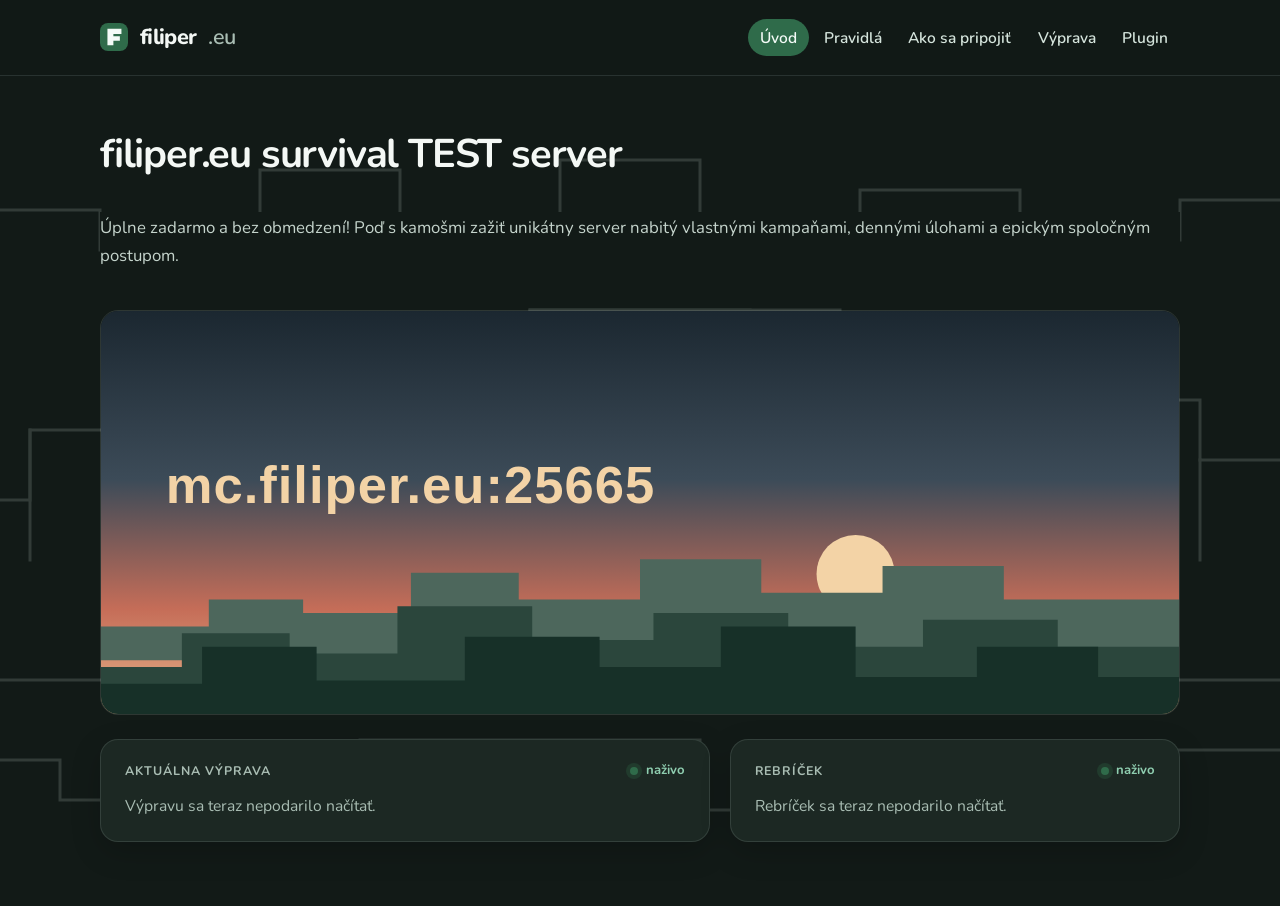
<file: index.html>
<!DOCTYPE html>
<html lang="sk">
<head>
  <meta charset="utf-8">
  <meta name="viewport" content="width=device-width, initial-scale=1">
  <title>filiper.eu</title>
  <link rel="icon" href="/favicon.svg" type="image/svg+xml">
  <link rel="stylesheet" href="/style.css">
</head>
<body>
  <header>
    <a class="brand" href="/"><b>filiper</b><span>.eu</span></a>
    <nav>
      <a class="active" href="/" aria-current="page">Úvod</a>
      <a href="/pravidla.html">Pravidlá</a>
      <a href="/pripojenie.html">Ako sa pripojiť</a>
      <a href="https://vyprava.filiper.eu">Výprava</a>
      <a href="/plugin">Plugin</a>
    </nav>
  </header>
  <main>
    <h1>filiper.eu survival TEST server</h1>
    <p class="invite">Úplne zadarmo a bez obmedzení! Poď s kamošmi zažiť unikátny server nabitý vlastnými kampaňami, dennými úlohami a epickým spoločným postupom.</p>
    <img class="hero" src="/hero.svg" alt="Blokové kopce pod súmrakovou oblohou">
    <div class="grid">
      <section class="card">
        <div class="card-top">
          <p class="kicker">Aktuálna výprava</p>
          <p class="live"><i class="dot" aria-hidden="true"></i>naživo</p>
        </div>
        <div id="expedition-body" aria-live="polite">
          <p class="fallback">Výpravu sa teraz nepodarilo načítať.</p>
        </div>
      </section>
      <section class="card">
        <div class="card-top">
          <p class="kicker">Rebríček</p>
          <p class="live"><i class="dot" aria-hidden="true"></i>naživo</p>
        </div>
        <div id="board-body" aria-live="polite">
          <p class="fallback">Rebríček sa teraz nepodarilo načítať.</p>
        </div>
      </section>
    </div>
  </main>
  <script>
    (function () {
      var SERVER_ID = "test";
      var expeditionBody = document.getElementById("expedition-body");
      var boardBody = document.getElementById("board-body");

      function el(tag, className, text) {
        var node = document.createElement(tag);
        if (className) node.className = className;
        if (text != null) node.textContent = text;
        return node;
      }

      function showFallback() {
        expeditionBody.replaceChildren(el("p", "fallback", "Výpravu sa teraz nepodarilo načítať."));
        boardBody.replaceChildren(el("p", "fallback", "Rebríček sa teraz nepodarilo načítať."));
      }

      function render(data) {
        var expedition = data && data.expedition;
        expeditionBody.replaceChildren();
        if (!expedition || typeof expedition.name !== "string" || !expedition.name) {
          expeditionBody.append(el("p", "fallback", "Na serveri test teraz nie je otvorená výprava."));
        } else {
          expeditionBody.append(el("h2", "", expedition.name));
          expeditionBody.append(el("p", "pill", "server " + SERVER_ID));
          if (typeof expedition.blurb === "string" && expedition.blurb) {
            expeditionBody.append(el("p", "blurb", expedition.blurb));
          }
          var quests = Array.isArray(expedition.quests) ? expedition.quests.slice(0, 5) : [];
          if (!quests.length) {
            expeditionBody.append(el("p", "fallback", "Táto výprava zatiaľ nemá úlohy."));
          } else {
            quests.forEach(function (quest) {
              var row = el("div", "quest");
              row.append(el("span", "", quest && quest.name ? String(quest.name) : "Úloha"));
              expeditionBody.append(row);
            });
          }
        }

        var list = el("ol", "rows");
        var board = Array.isArray(data && data.leaderboard) ? data.leaderboard : [];
        var rank = 0;
        board.forEach(function (entry) {
          if (!entry || typeof entry.player !== "string" || !entry.player) return;
          rank += 1;
          var row = el("li", rank === 1 ? "row top" : "row");
          row.append(el("span", "rank", String(rank)));
          var nameEl = el("span", "name");
          var uuid = entry.uuid;
          if (typeof uuid === "string" && uuid.trim()) {
            var profile = document.createElement("a");
            profile.href = "https://vyprava.filiper.eu/hrac/" + SERVER_ID + "/" + encodeURIComponent(uuid.trim());
            profile.textContent = entry.player;
            nameEl.append(profile);
          } else {
            nameEl.textContent = entry.player;
          }
          row.append(nameEl);
          var points = entry.points;
          row.append(el("span", "score", points == null || points === "" ? "0" : String(points)));
          list.append(row);
        });
        boardBody.replaceChildren(list.childElementCount ? list : el("p", "fallback", "Rebríček je zatiaľ prázdny."));
      }

      fetch("https://vyprava.filiper.eu/api/public/" + SERVER_ID, {
        headers: { Accept: "application/json" }
      }).then(function (res) {
        if (!res.ok) throw new Error("failed");
        return res.json();
      }).then(render).catch(showFallback);
    })();
  </script>
</body>
</html>
</file>
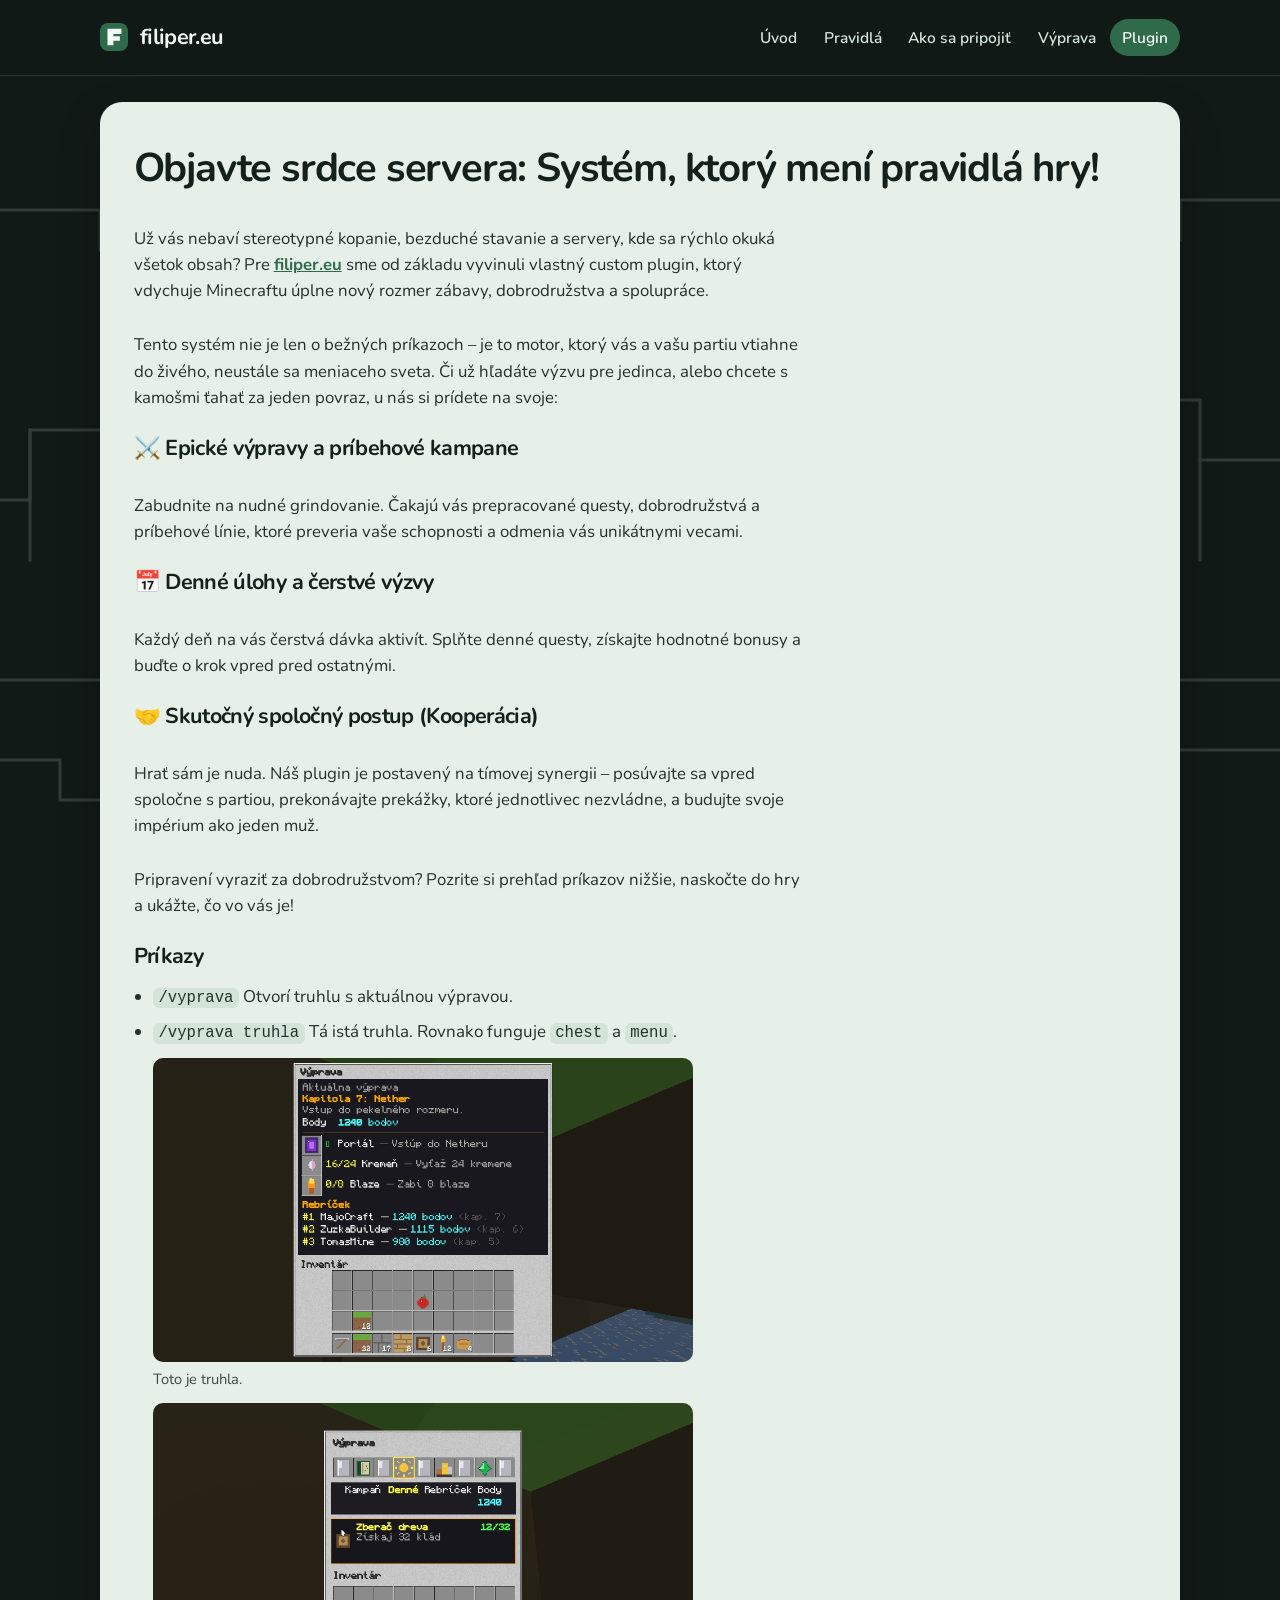
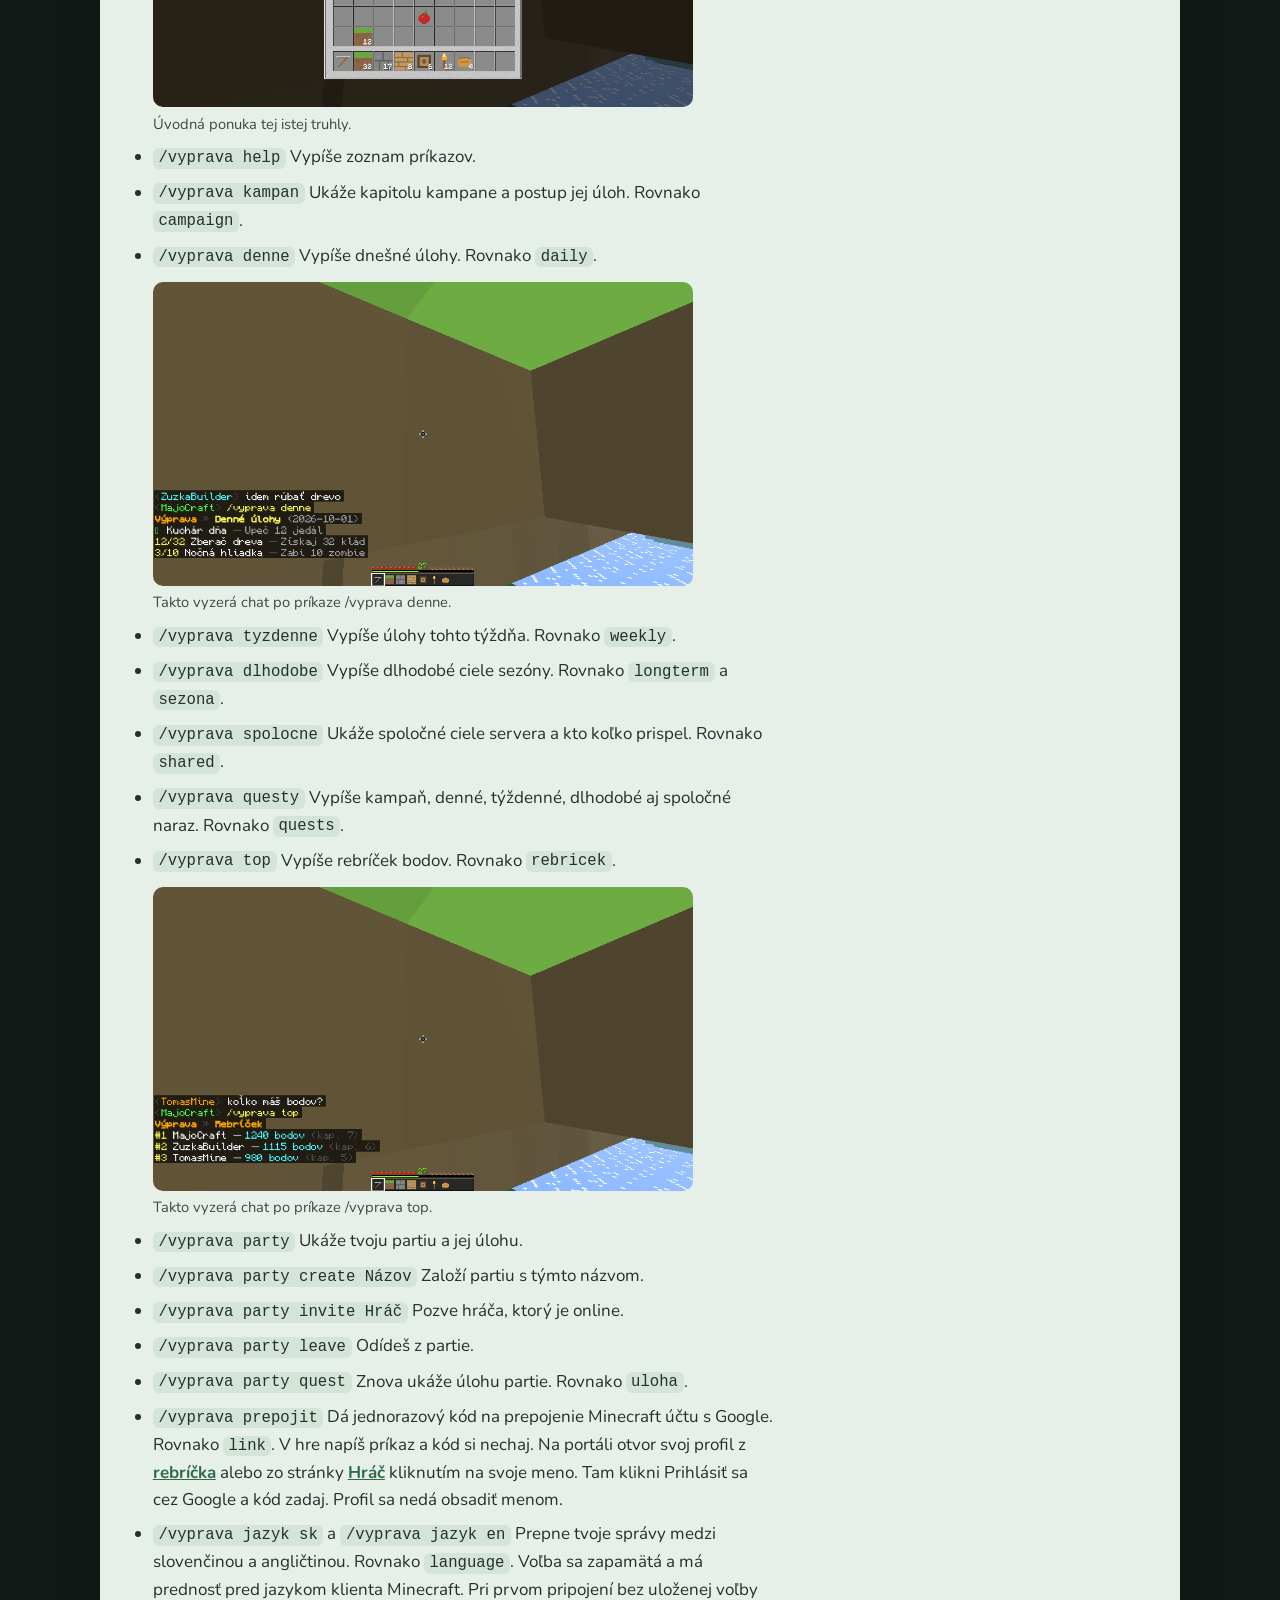
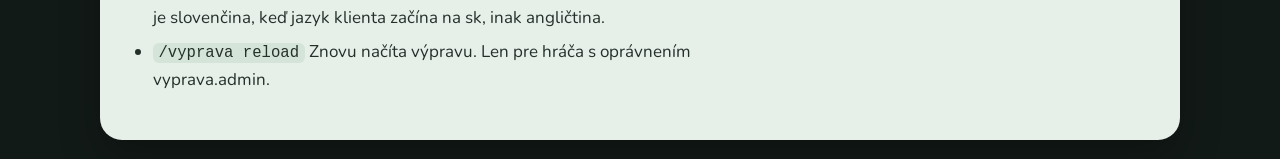
<file: plugin.html>
<!DOCTYPE html>
<html lang="sk">
<head>
  <meta charset="utf-8">
  <meta name="viewport" content="width=device-width, initial-scale=1">
  <title>Plugin · filiper.eu</title>
  <link rel="icon" href="/favicon.svg" type="image/svg+xml">
  <link rel="stylesheet" href="/style.css">
</head>
<body>
  <header>
    <a class="brand" href="/">filiper.eu</a>
    <nav>
      <a href="/">Úvod</a>
      <a href="/pravidla.html">Pravidlá</a>
      <a href="/pripojenie.html">Ako sa pripojiť</a>
      <a href="https://vyprava.filiper.eu">Výprava</a>
      <a class="active" href="/plugin" aria-current="page">Plugin</a>
    </nav>
  </header>
  <main class="sheet">
    <h1>Objavte srdce servera: Systém, ktorý mení pravidlá hry!</h1>
    <p>Už vás nebaví stereotypné kopanie, bezduché stavanie a servery, kde sa rýchlo okuká všetok obsah? Pre <a href="/">filiper.eu</a> sme od základu vyvinuli vlastný custom plugin, ktorý vdychuje Minecraftu úplne nový rozmer zábavy, dobrodružstva a spolupráce.</p>
    <p>Tento systém nie je len o bežných príkazoch – je to motor, ktorý vás a vašu partiu vtiahne do živého, neustále sa meniaceho sveta. Či už hľadáte výzvu pre jedinca, alebo chcete s kamošmi ťahať za jeden povraz, u nás si prídete na svoje:</p>
    <h2>⚔️ Epické výpravy a príbehové kampane</h2>
    <p>Zabudnite na nudné grindovanie. Čakajú vás prepracované questy, dobrodružstvá a príbehové línie, ktoré preveria vaše schopnosti a odmenia vás unikátnymi vecami.</p>
    <h2>📅 Denné úlohy a čerstvé výzvy</h2>
    <p>Každý deň na vás čerstvá dávka aktivít. Splňte denné questy, získajte hodnotné bonusy a buďte o krok vpred pred ostatnými.</p>
    <h2>🤝 Skutočný spoločný postup (Kooperácia)</h2>
    <p>Hrať sám je nuda. Náš plugin je postavený na tímovej synergii – posúvajte sa vpred spoločne s partiou, prekonávajte prekážky, ktoré jednotlivec nezvládne, a budujte svoje impérium ako jeden muž.</p>
    <p>Pripravení vyraziť za dobrodružstvom? Pozrite si prehľad príkazov nižšie, naskočte do hry a ukážte, čo vo vás je!</p>
    <h2>Príkazy</h2>
    <ul>
      <li><code>/vyprava</code> Otvorí truhlu s aktuálnou výpravou.</li>
      <li><code>/vyprava truhla</code> Tá istá truhla. Rovnako funguje <code>chest</code> a <code>menu</code>.
        <figure class="shot">
          <img src="/truhla.png" alt="Truhla výpravy v hre">
          <figcaption>Toto je truhla.</figcaption>
        </figure>
        <figure class="shot">
          <img src="/truhla-menu.png" alt="Úvodná ponuka truhly v hre">
          <figcaption>Úvodná ponuka tej istej truhly.</figcaption>
        </figure>
      </li>
      <li><code>/vyprava help</code> Vypíše zoznam príkazov.</li>
      <li><code>/vyprava kampan</code> Ukáže kapitolu kampane a postup jej úloh. Rovnako <code>campaign</code>.</li>
      <li><code>/vyprava denne</code> Vypíše dnešné úlohy. Rovnako <code>daily</code>.
        <figure class="shot">
          <img src="/vyprava-denne.png" alt="Chat s dennými úlohami">
          <figcaption>Takto vyzerá chat po príkaze /vyprava denne.</figcaption>
        </figure>
      </li>
      <li><code>/vyprava tyzdenne</code> Vypíše úlohy tohto týždňa. Rovnako <code>weekly</code>.</li>
      <li><code>/vyprava dlhodobe</code> Vypíše dlhodobé ciele sezóny. Rovnako <code>longterm</code> a <code>sezona</code>.</li>
      <li><code>/vyprava spolocne</code> Ukáže spoločné ciele servera a kto koľko prispel. Rovnako <code>shared</code>.</li>
      <li><code>/vyprava questy</code> Vypíše kampaň, denné, týždenné, dlhodobé aj spoločné naraz. Rovnako <code>quests</code>.</li>
      <li><code>/vyprava top</code> Vypíše rebríček bodov. Rovnako <code>rebricek</code>.
        <figure class="shot">
          <img src="/vyprava-top.png" alt="Chat s rebríčkom">
          <figcaption>Takto vyzerá chat po príkaze /vyprava top.</figcaption>
        </figure>
      </li>
      <li><code>/vyprava party</code> Ukáže tvoju partiu a jej úlohu.</li>
      <li><code>/vyprava party create Názov</code> Založí partiu s týmto názvom.</li>
      <li><code>/vyprava party invite Hráč</code> Pozve hráča, ktorý je online.</li>
      <li><code>/vyprava party leave</code> Odídeš z partie.</li>
      <li><code>/vyprava party quest</code> Znova ukáže úlohu partie. Rovnako <code>uloha</code>.</li>
      <li><code>/vyprava prepojit</code> Dá jednorazový kód na prepojenie Minecraft účtu s Google. Rovnako <code>link</code>. V hre napíš príkaz a kód si nechaj. Na portáli otvor svoj profil z <a href="https://vyprava.filiper.eu/rebricek">rebríčka</a> alebo zo stránky <a href="https://vyprava.filiper.eu/hrac">Hráč</a> kliknutím na svoje meno. Tam klikni Prihlásiť sa cez Google a kód zadaj. Profil sa nedá obsadiť menom.</li>
      <li><code>/vyprava jazyk sk</code> a <code>/vyprava jazyk en</code> Prepne tvoje správy medzi slovenčinou a angličtinou. Rovnako <code>language</code>. Voľba sa zapamätá a má prednosť pred jazykom klienta Minecraft. Pri prvom pripojení bez uloženej voľby je slovenčina, keď jazyk klienta začína na sk, inak angličtina.</li>
      <li><code>/vyprava reload</code> Znovu načíta výpravu. Len pre hráča s oprávnením vyprava.admin.</li>
    </ul>
  </main>
</body>
</html>
</file>
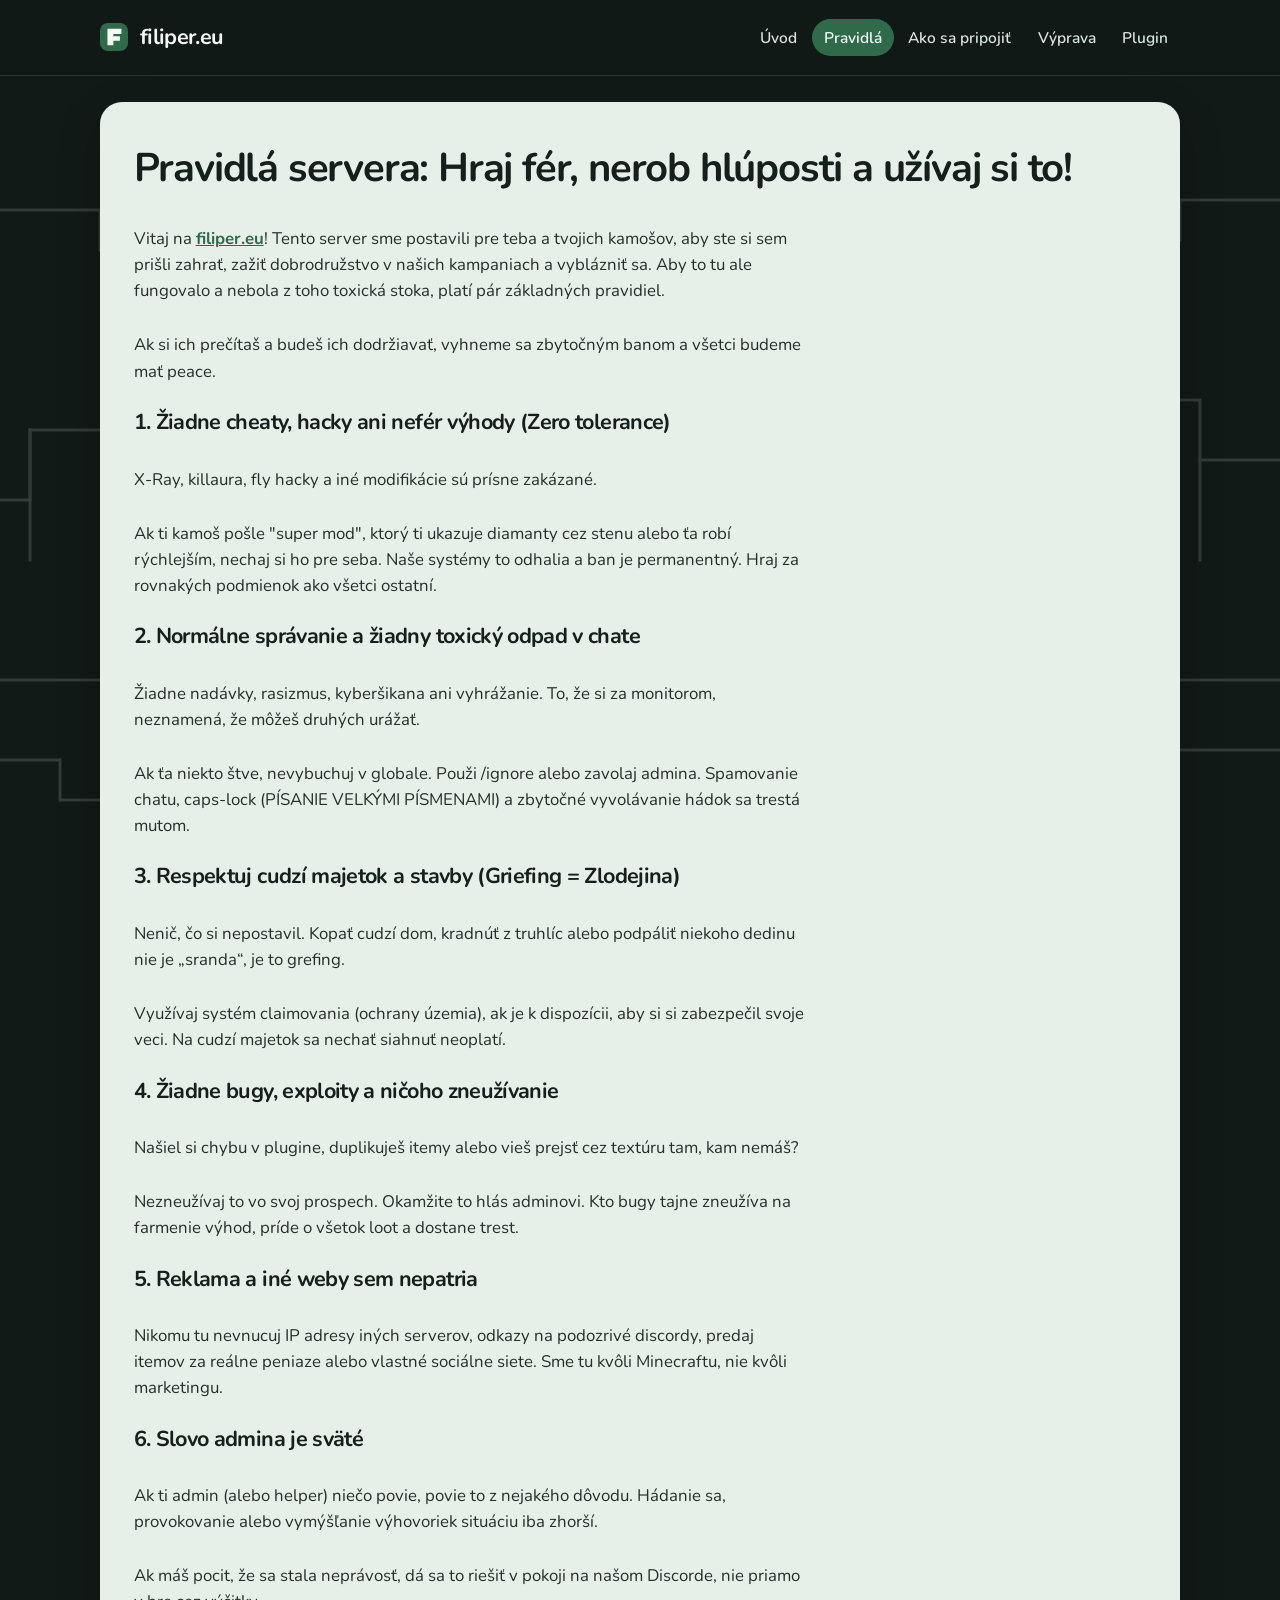
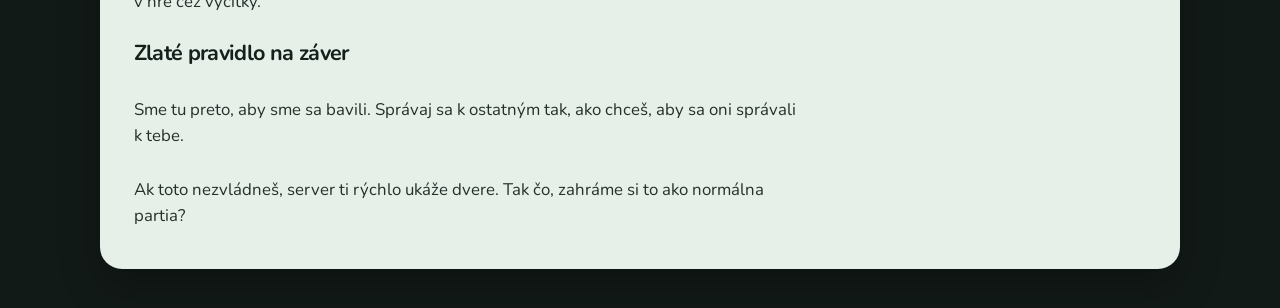
<file: pravidla.html>
<!DOCTYPE html>
<html lang="sk">
<head>
  <meta charset="utf-8">
  <meta name="viewport" content="width=device-width, initial-scale=1">
  <title>Pravidlá · filiper.eu</title>
  <link rel="icon" href="/favicon.svg" type="image/svg+xml">
  <link rel="stylesheet" href="/style.css">
</head>
<body>
  <header>
    <a class="brand" href="/">filiper.eu</a>
    <nav>
      <a href="/">Úvod</a>
      <a class="active" href="/pravidla.html" aria-current="page">Pravidlá</a>
      <a href="/pripojenie.html">Ako sa pripojiť</a>
      <a href="https://vyprava.filiper.eu">Výprava</a>
      <a href="/plugin">Plugin</a>
    </nav>
  </header>
  <main class="sheet">
    <h1>Pravidlá servera: Hraj fér, nerob hlúposti a užívaj si to!</h1>
    <p>Vitaj na <a href="/">filiper.eu</a>! Tento server sme postavili pre teba a tvojich kamošov, aby ste si sem prišli zahrať, zažiť dobrodružstvo v našich kampaniach a vyblázniť sa. Aby to tu ale fungovalo a nebola z toho toxická stoka, platí pár základných pravidiel.</p>
    <p>Ak si ich prečítaš a budeš ich dodržiavať, vyhneme sa zbytočným banom a všetci budeme mať peace.</p>
    <h2>1. Žiadne cheaty, hacky ani nefér výhody (Zero tolerance)</h2>
    <p>X-Ray, killaura, fly hacky a iné modifikácie sú prísne zakázané.</p>
    <p>Ak ti kamoš pošle "super mod", ktorý ti ukazuje diamanty cez stenu alebo ťa robí rýchlejším, nechaj si ho pre seba. Naše systémy to odhalia a ban je permanentný. Hraj za rovnakých podmienok ako všetci ostatní.</p>
    <h2>2. Normálne správanie a žiadny toxický odpad v chate</h2>
    <p>Žiadne nadávky, rasizmus, kyberšikana ani vyhrážanie. To, že si za monitorom, neznamená, že môžeš druhých urážať.</p>
    <p>Ak ťa niekto štve, nevybuchuj v globale. Použi /ignore alebo zavolaj admina. Spamovanie chatu, caps-lock (PÍSANIE VELKÝMI PÍSMENAMI) a zbytočné vyvolávanie hádok sa trestá mutom.</p>
    <h2>3. Respektuj cudzí majetok a stavby (Griefing = Zlodejina)</h2>
    <p>Nenič, čo si nepostavil. Kopať cudzí dom, kradnúť z truhlíc alebo podpáliť niekoho dedinu nie je „sranda“, je to grefing.</p>
    <p>Využívaj systém claimovania (ochrany územia), ak je k dispozícii, aby si si zabezpečil svoje veci. Na cudzí majetok sa nechať siahnuť neoplatí.</p>
    <h2>4. Žiadne bugy, exploity a ničoho zneužívanie</h2>
    <p>Našiel si chybu v plugine, duplikuješ itemy alebo vieš prejsť cez textúru tam, kam nemáš?</p>
    <p>Nezneužívaj to vo svoj prospech. Okamžite to hlás adminovi. Kto bugy tajne zneužíva na farmenie výhod, príde o všetok loot a dostane trest.</p>
    <h2>5. Reklama a iné weby sem nepatria</h2>
    <p>Nikomu tu nevnucuj IP adresy iných serverov, odkazy na podozrivé discordy, predaj itemov za reálne peniaze alebo vlastné sociálne siete. Sme tu kvôli Minecraftu, nie kvôli marketingu.</p>
    <h2>6. Slovo admina je sväté</h2>
    <p>Ak ti admin (alebo helper) niečo povie, povie to z nejakého dôvodu. Hádanie sa, provokovanie alebo vymýšľanie výhovoriek situáciu iba zhorší.</p>
    <p>Ak máš pocit, že sa stala neprávosť, dá sa to riešiť v pokoji na našom Discorde, nie priamo v hre cez výčitky.</p>
    <h2>Zlaté pravidlo na záver</h2>
    <p>Sme tu preto, aby sme sa bavili. Správaj sa k ostatným tak, ako chceš, aby sa oni správali k tebe.</p>
    <p>Ak toto nezvládneš, server ti rýchlo ukáže dvere. Tak čo, zahráme si to ako normálna partia?</p>
  </main>
</body>
</html>
</file>
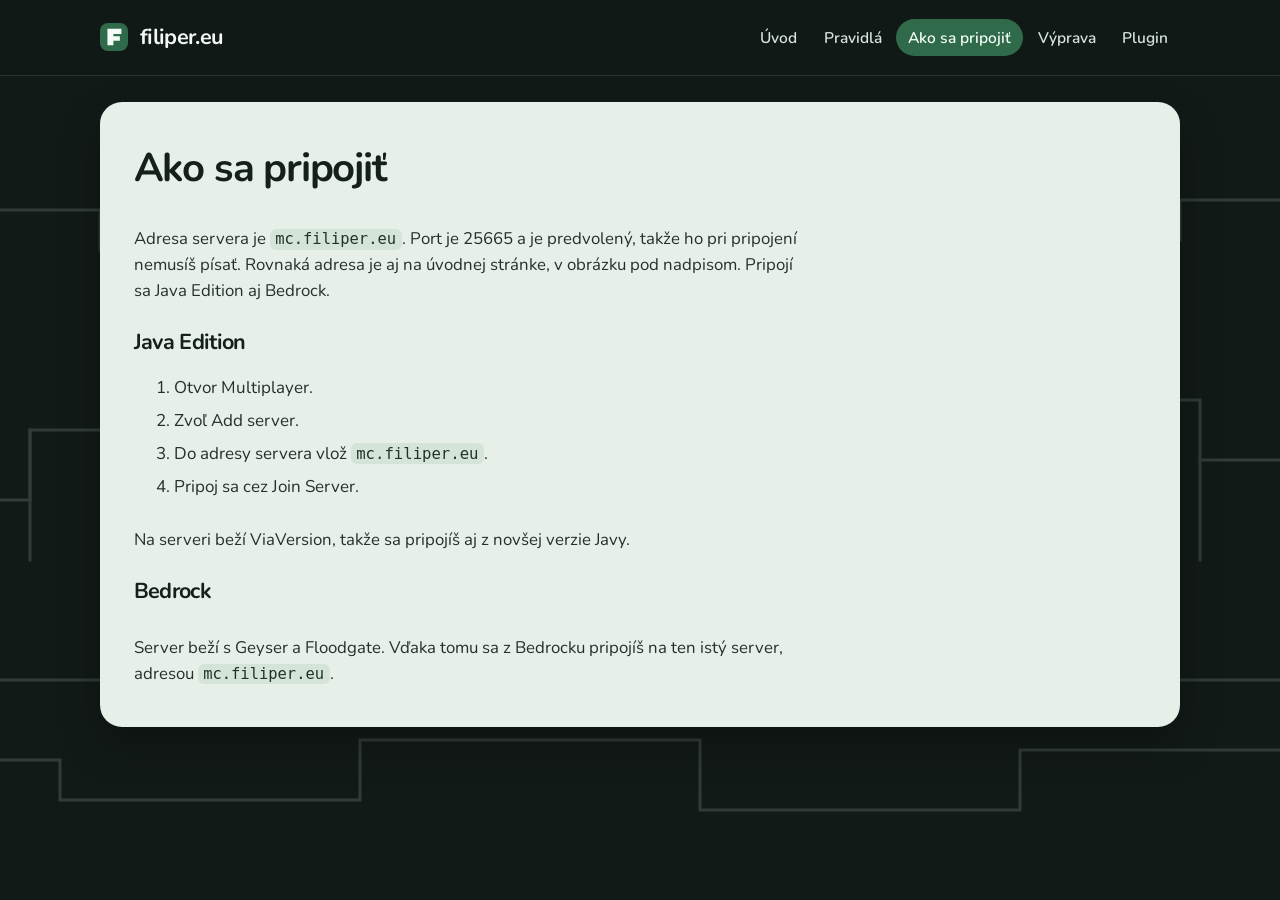
<file: pripojenie.html>
<!DOCTYPE html>
<html lang="sk">
<head>
  <meta charset="utf-8">
  <meta name="viewport" content="width=device-width, initial-scale=1">
  <title>Ako sa pripojiť · filiper.eu</title>
  <link rel="icon" href="/favicon.svg" type="image/svg+xml">
  <link rel="stylesheet" href="/style.css">
</head>
<body>
  <header>
    <a class="brand" href="/">filiper.eu</a>
    <nav>
      <a href="/">Úvod</a>
      <a href="/pravidla.html">Pravidlá</a>
      <a class="active" href="/pripojenie.html" aria-current="page">Ako sa pripojiť</a>
      <a href="https://vyprava.filiper.eu">Výprava</a>
      <a href="/plugin">Plugin</a>
    </nav>
  </header>
  <main class="sheet">
    <h1>Ako sa pripojiť</h1>
    <p>Adresa servera je <code>mc.filiper.eu</code>. Port je 25665 a je predvolený, takže ho pri pripojení nemusíš písať. Rovnaká adresa je aj na úvodnej stránke, v obrázku pod nadpisom. Pripojí sa Java Edition aj Bedrock.</p>
    <h2>Java Edition</h2>
    <ol>
      <li>Otvor Multiplayer.</li>
      <li>Zvoľ Add server.</li>
      <li>Do adresy servera vlož <code>mc.filiper.eu</code>.</li>
      <li>Pripoj sa cez Join Server.</li>
    </ol>
    <p>Na serveri beží ViaVersion, takže sa pripojíš aj z novšej verzie Javy.</p>
    <h2>Bedrock</h2>
    <p>Server beží s Geyser a Floodgate. Vďaka tomu sa z Bedrocku pripojíš na ten istý server, adresou <code>mc.filiper.eu</code>.</p>
  </main>
</body>
</html>
</file>
<file: style.css>
@import url("https://fonts.googleapis.com/css2?family=Nunito:ital,wght@0,400;0,500;0,600;0,700;0,800&display=swap");

:root {
  color-scheme: dark;
  --content-max: 1080px;
  --content-gutter: 1.25rem;
}
* { box-sizing: border-box; }
body {
  margin: 0;
  min-height: 100vh;
  font-family: "Nunito", "Segoe UI", sans-serif;
  font-size: 17px;
  line-height: 1.5;
  color: #e7eee9;
  background: #121a17;
}
body::before {
  content: "";
  position: fixed;
  inset: 0;
  z-index: 0;
  pointer-events: none;
  background: url("/bg-outline.svg") center / cover no-repeat;
  opacity: 0.16;
}
header,
main { position: relative; z-index: 1; }
header {
  min-height: 76px;
  display: flex;
  justify-content: space-between;
  align-items: center;
  gap: 1rem 1.5rem;
  flex-wrap: wrap;
  padding: 0.8rem max(var(--content-gutter), calc((100% - var(--content-max)) / 2));
  border-bottom: 1px solid rgba(215, 235, 225, 0.12);
  background: rgba(18, 26, 23, 0.88);
}
.brand {
  display: inline-flex;
  align-items: center;
  gap: 12px;
  color: #f3f7f4;
  font-size: 1.35rem;
  letter-spacing: -0.03em;
  font-weight: 700;
  text-decoration: none;
}
.brand::before {
  content: "";
  width: 28px;
  height: 28px;
  flex: none;
  border-radius: 8px;
  background: #2f6b4a url("/favicon.svg") center / cover no-repeat;
}
.brand b { font-weight: 800; }
.brand span { color: #a9bdb3; font-weight: 600; }
nav { display: flex; flex-wrap: wrap; gap: 0.15rem; align-items: center; }
nav a {
  color: #d5e4dc;
  text-decoration: none;
  font-size: 0.97rem;
  font-weight: 600;
  padding: 0.45rem 0.75rem;
  border-radius: 999px;
}
nav a:hover { background: rgba(47, 107, 74, 0.35); }
nav a.active,
nav a[aria-current="page"] { color: #f4fbf7; background: #2f6b4a; }
main {
  width: min(var(--content-max), calc(100% - 2 * var(--content-gutter)));
  margin: 0 auto;
  padding: 3rem 0 4rem;
}
h1, h2 {
  font-family: "Nunito", "Segoe UI", sans-serif;
  font-weight: 700;
  letter-spacing: -0.03em;
  color: #f4f8f5;
}
h1 { margin: 0 0 1.75rem; font-size: clamp(2rem, 4vw, 2.5rem); }
.hero {
  display: block;
  width: 100%;
  height: auto;
  aspect-ratio: 8 / 3;
  object-fit: cover;
  margin: 0 0 1.5rem;
  border-radius: 18px;
  border: 1px solid rgba(215, 235, 225, 0.14);
}
main.sheet {
  background: #e7efe9;
  color: #1c2822;
  border-radius: 22px;
  padding: 2.3rem 2.1rem 2.5rem;
  margin-top: 1.6rem;
  margin-bottom: 2.4rem;
  box-shadow: 0 18px 40px rgba(0, 0, 0, 0.28);
}
main.sheet h1,
main.sheet h2 { color: #14201b; }
main.sheet p,
main.sheet li,
main.sheet ul { color: #24312b; }
main.sheet a { color: #2f6b4a; }
main > p.invite {
  max-width: none;
  margin: 0 0 1.6rem;
  padding: 0.15rem 0 0.9rem;
  background: #121a17;
  font-size: 1.05rem;
  font-weight: 400;
  line-height: 1.65;
  color: #c5d4cc;
}
main > p.invite a { font-weight: 400; }
main.sheet figure.shot { margin: 0.75rem 0 0.15rem; }
main.sheet figure.shot img {
  display: block;
  max-width: min(100%, 540px);
  height: auto;
  border-radius: 10px;
}
main.sheet figcaption {
  margin-top: 0.35rem;
  font-size: 0.92rem;
  color: #3d4a44;
}
main.sheet code {
  font-family: "Cascadia Mono", ui-monospace, monospace;
  font-size: 0.92em;
  background: #d5e4d8;
  padding: 0.08rem 0.35rem;
  border-radius: 6px;
}
main.sheet pre {
  margin: 0.45rem 0 1rem;
  padding: 0.65rem 0.85rem;
  border-radius: 10px;
  background: #d5e4d8;
  color: #14201b;
  font-family: "Cascadia Mono", ui-monospace, monospace;
  font-size: 0.95rem;
  overflow-x: auto;
}
main.sheet h2 { margin-top: 1.35rem; font-size: 1.35rem; }
h2 { margin: 0 0 0.65rem; font-size: 1.85rem; }
.grid { display: grid; gap: 1.25rem; }
.card {
  background: #1c2823;
  border: 1px solid rgba(215, 235, 225, 0.12);
  border-radius: 18px;
  padding: 1.35rem 1.5rem 1.1rem;
  box-shadow: 0 10px 30px rgba(0, 0, 0, 0.18);
}
.card-top {
  display: flex;
  justify-content: space-between;
  align-items: center;
  gap: 0.75rem;
  margin-bottom: 0.85rem;
}
.kicker {
  margin: 0;
  letter-spacing: 0.08em;
  text-transform: uppercase;
  font-size: 0.78rem;
  color: #a9bdb3;
  font-weight: 700;
}
.live {
  display: inline-flex;
  align-items: center;
  gap: 0.45rem;
  margin: 0;
  color: #8fceb0;
  font-size: 0.82rem;
  font-weight: 700;
}
.dot {
  width: 8px;
  height: 8px;
  border-radius: 50%;
  background: #2f6b4a;
  box-shadow: 0 0 0 4px rgba(47, 107, 74, 0.28);
}
.pill {
  display: inline-block;
  margin: 0 0 0.4rem;
  padding: 0.25rem 0.65rem;
  border-radius: 999px;
  background: #24332d;
  color: #d5e4dc;
  font-size: 0.82rem;
  font-weight: 700;
}
.quest {
  display: flex;
  justify-content: space-between;
  align-items: baseline;
  gap: 1rem;
  padding: 0.7rem 0;
  border-top: 1px solid rgba(215, 235, 225, 0.1);
  font-size: 1rem;
}
.quest b {
  font-weight: 700;
  font-variant-numeric: tabular-nums;
  color: #8fceb0;
  font-size: 0.88rem;
}
.rows { list-style: none; margin: 0.35rem 0 0; padding: 0; }
.row {
  display: grid;
  grid-template-columns: 28px 1fr auto;
  gap: 0.75rem;
  align-items: center;
  padding: 0.75rem 0.65rem;
  border-radius: 12px;
}
.row.top { background: rgba(47, 107, 74, 0.28); }
.rank {
  width: 28px;
  height: 28px;
  border-radius: 50%;
  display: grid;
  place-items: center;
  background: #24332d;
  color: #d5e4dc;
  font-size: 0.82rem;
  font-weight: 700;
}
.row.top .rank { background: #2f6b4a; color: #f4fbf7; }
.name { font-size: 1.03rem; font-weight: 700; }
.row .name a { color: inherit; font-weight: inherit; text-decoration-thickness: 1px; text-underline-offset: 0.15em; }
.score {
  font-size: 0.82rem;
  font-weight: 700;
  color: #a9bdb3;
  font-variant-numeric: tabular-nums;
}
.note, main > p {
  margin: 1.75rem 0 0;
  max-width: 42rem;
  font-size: 1.05rem;
  line-height: 1.55;
  color: #d5e4dc;
}
.note a, main a { color: #2f6b4a; font-weight: 700; }
.blurb, .fallback {
  margin: 0.15rem 0 0.35rem;
  color: #a9bdb3;
  font-size: 0.98rem;
  line-height: 1.5;
}
.blurb { color: #d5e4dc; }
main ul { margin: 0; padding-left: 1.2rem; max-width: 40rem; line-height: 1.6; color: #d5e4dc; }
main li { margin: 0.45rem 0; }
@media (min-width: 800px) {
  .grid { grid-template-columns: 1.15fr 0.85fr; align-items: stretch; }
}
@media (max-width: 640px) {
  .card-top { align-items: flex-start; }
}
</file>
